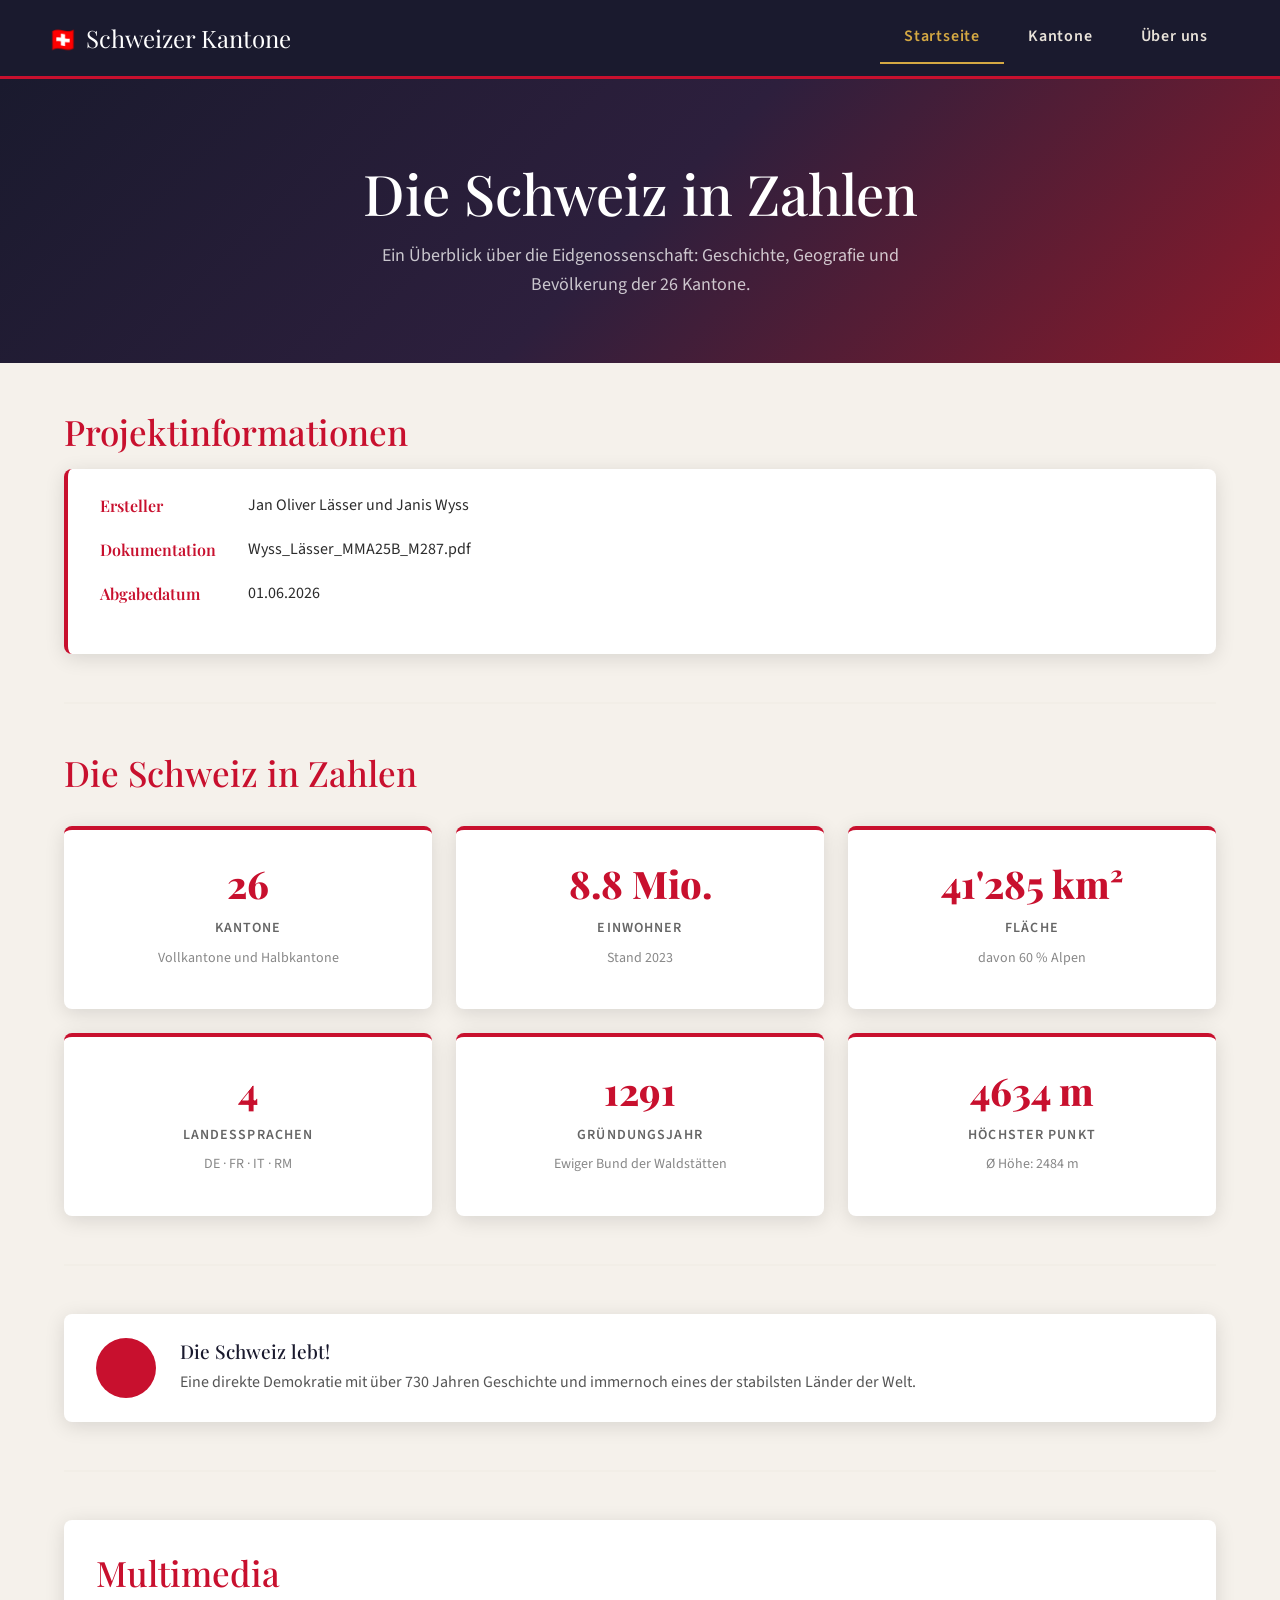
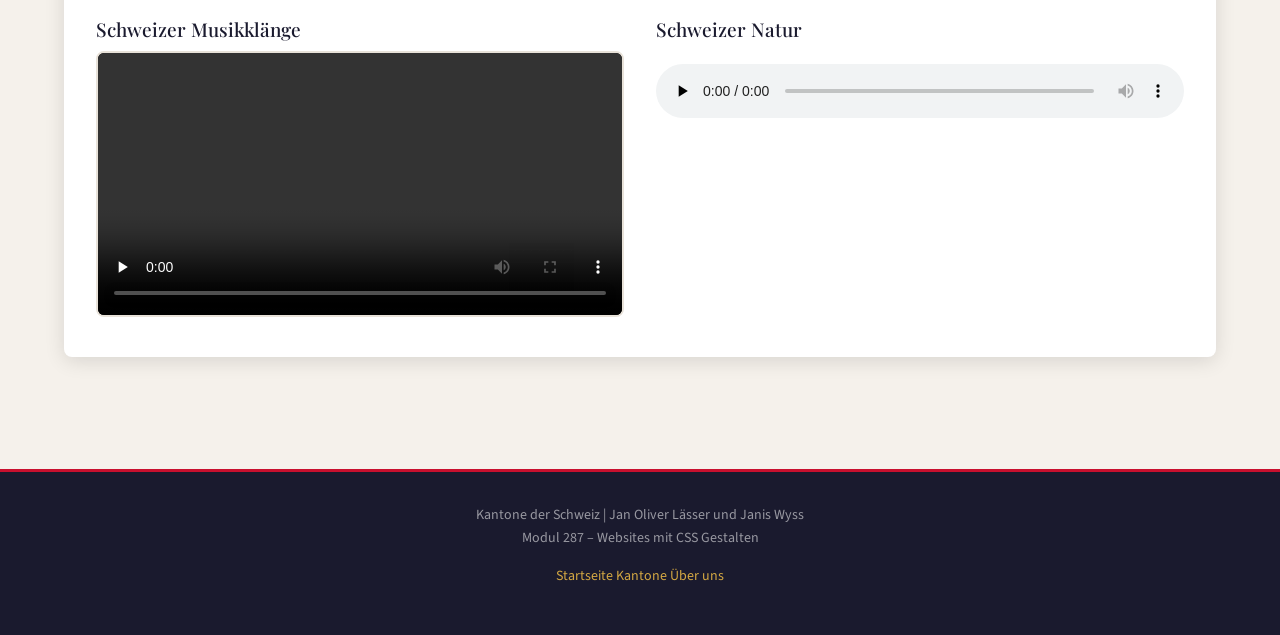
<file: html/index.html>
<!DOCTYPE html>
<html lang="de">

<head>
  <meta charset="UTF-8" />
  <meta name="viewport" content="width=device-width, initial-scale=1.0" />
  <title>Schweizer Kantone – Startseite</title>
  <!-- Favicon Platzhalter (Schweizer Kreuz als Emoji-Favicon) -->
  <link rel="icon"
    href="data:image/svg+xml,<svg xmlns='http://www.w3.org/2000/svg' viewBox='0 0 100 100'><rect width='100' height='100' fill='%23c8102e'/><rect x='38' y='10' width='24' height='80' fill='white'/><rect x='10' y='38' width='80' height='24' fill='white'/></svg>" />
  <!-- Bootstrap 5 CSS (Framework via CDN) -->
  <link rel="stylesheet" href="https://cdn.jsdelivr.net/npm/bootstrap@5.3.3/dist/css/bootstrap.min.css" />
  <!-- Eigenes CSS -->
  <link rel="stylesheet" href="../css/style.css" />
</head>

<body>

  <!-- NAVIGATION -->
  <nav class="navbar navbar-expand-lg" role="navigation" aria-label="Hauptnavigation">
    <div class="container-fluid px-4">
      <a class="navbar-brand" href="index.html">
        <span class="flag-icon">🇨🇭</span> Schweizer Kantone
      </a>
      <button class="navbar-toggler" type="button" data-bs-toggle="collapse" data-bs-target="#navMenu"
        aria-controls="navMenu" aria-expanded="false" aria-label="Navigation öffnen">
        <span class="navbar-toggler-icon"></span>
      </button>
      <div class="collapse navbar-collapse" id="navMenu">
        <ul class="navbar-nav ms-auto">
          <li class="nav-item">
            <a class="nav-link active" aria-current="page" href="index.html">Startseite</a>
          </li>
          <li class="nav-item">
            <a class="nav-link" href="kantone.html">Kantone</a>
          </li>
          <li class="nav-item">
            <a class="nav-link" href="ueber-uns.html">Über uns</a>
          </li>
        </ul>
      </div>
    </div>
  </nav>

  <!--HERO -->
  <header class="hero" role="banner">
    <h1>Die Schweiz in Zahlen</h1>
    <p>Ein Überblick über die Eidgenossenschaft: Geschichte, Geografie und Bevölkerung der 26 Kantone.</p>
  </header>

  <!--HAUPTINHALT-->
  <main>
    <div class="container-inhalt">

      <!--Meta-Informationen -->
      <section aria-labelledby="meta-heading">
        <h2 id="meta-heading">Projektinformationen</h2>
        <div class="meta-box">
          <dl>
            <dt>Ersteller</dt>
            <dd>Jan Oliver Lässer und Janis Wyss</dd>
            <dt>Dokumentation</dt>
            <dd>Wyss_Lässer_MMA25B_M287.pdf</dd>
            <dt>Abgabedatum</dt>
            <dd>01.06.2026</dd>
          </dl>
        </div>
      </section>

      <hr class="section-divider" />

      <!--Schweiz in Zahlen: 3×2 Grid-->
      <section aria-labelledby="zahlen-heading">
        <h2 id="zahlen-heading">Die Schweiz in Zahlen</h2>
        <!-- Zeile 1 -->
        <div class="zahlen-grid">
          <article class="zahl-card">
            <span class="number">26</span>
            <span class="label">Kantone</span>
            <p class="sub">Vollkantone und Halbkantone</p>
          </article>
          <article class="zahl-card">
            <span class="number">8.8 Mio.</span>
            <span class="label">Einwohner</span>
            <p class="sub">Stand 2023</p>
          </article>
          <article class="zahl-card">
            <span class="number">41'285 km²</span>
            <span class="label">Fläche</span>
            <p class="sub">davon 60 % Alpen</p>
          </article>
          <!-- Zeile 2 -->
          <article class="zahl-card">
            <span class="number">4</span>
            <span class="label">Landessprachen</span>
            <p class="sub">DE · FR · IT · RM</p>
          </article>
          <article class="zahl-card">
            <span class="number">1291</span>
            <span class="label">Gründungsjahr</span>
            <p class="sub">Ewiger Bund der Waldstätten</p>
          </article>
          <article class="zahl-card">
            <span class="number">4634 m</span>
            <span class="label">Höchster Punkt</span>
            <p class="sub">Ø Höhe: 2484 m</p>
          </article>
        </div>
      </section>

      <hr class="section-divider" />

      <!--Animiertes Element-->
      <section aria-label="Animiertes Element">
        <div class="animiert-wrap">
          <div class="puls-ring" aria-hidden="true"></div>
          <div>
            <h3>Die Schweiz lebt!</h3>
            <p style="margin:0; color:#555; font-size:16px;">
              Eine direkte Demokratie mit über 730 Jahren Geschichte und immernoch eines der stabilsten Länder der Welt.
            </p>
          </div>
        </div>
      </section>

      <hr class="section-divider" />

      <!--Multimedia-->
      <section aria-labelledby="media-heading">
        <div class="media-section">
          <h2 id="media-heading">Multimedia</h2>

          <div class="media-grid">

            <!-- Video -->
            <div class="media-item">
              <h3>Schweizer Musikklänge</h3>
              <video controls preload="none" poster="">
                <source src="../multimedia/alphorn.mp4" type="video/mp4" />
              </video>
            </div>

            <!-- Audio -->
            <div class="media-item">
              <h3>Schweizer Natur</h3>
              <audio controls preload="none" style="margin-top: 13px;">
                <source src="../multimedia/audio.mp3" type="audio/mpeg" />
              </audio>
            </div>

          </div>
        </div>
      </section>

    </div><!-- /.container-inhalt -->
  </main>

  <!--FOOTER -->
  <footer role="contentinfo">
    <p>
      Kantone der Schweiz | Jan Oliver Lässer und Janis Wyss<br />
      Modul 287 – Websites mit CSS Gestalten
    </p>
    <p style="margin-top: 8px;">
      <a href="index.html">Startseite</a>
      <a href="kantone.html">Kantone</a>
      <a href="ueber-uns.html">Über uns</a>
    </p>
  </footer>

  <!-- Bootstrap 5 JS Bundle (für Navbar-Toggle, Modal, Accordion) -->
  <script src="https://cdn.jsdelivr.net/npm/bootstrap@5.3.3/dist/js/bootstrap.bundle.min.js"></script>
</body>

</html>
</file>
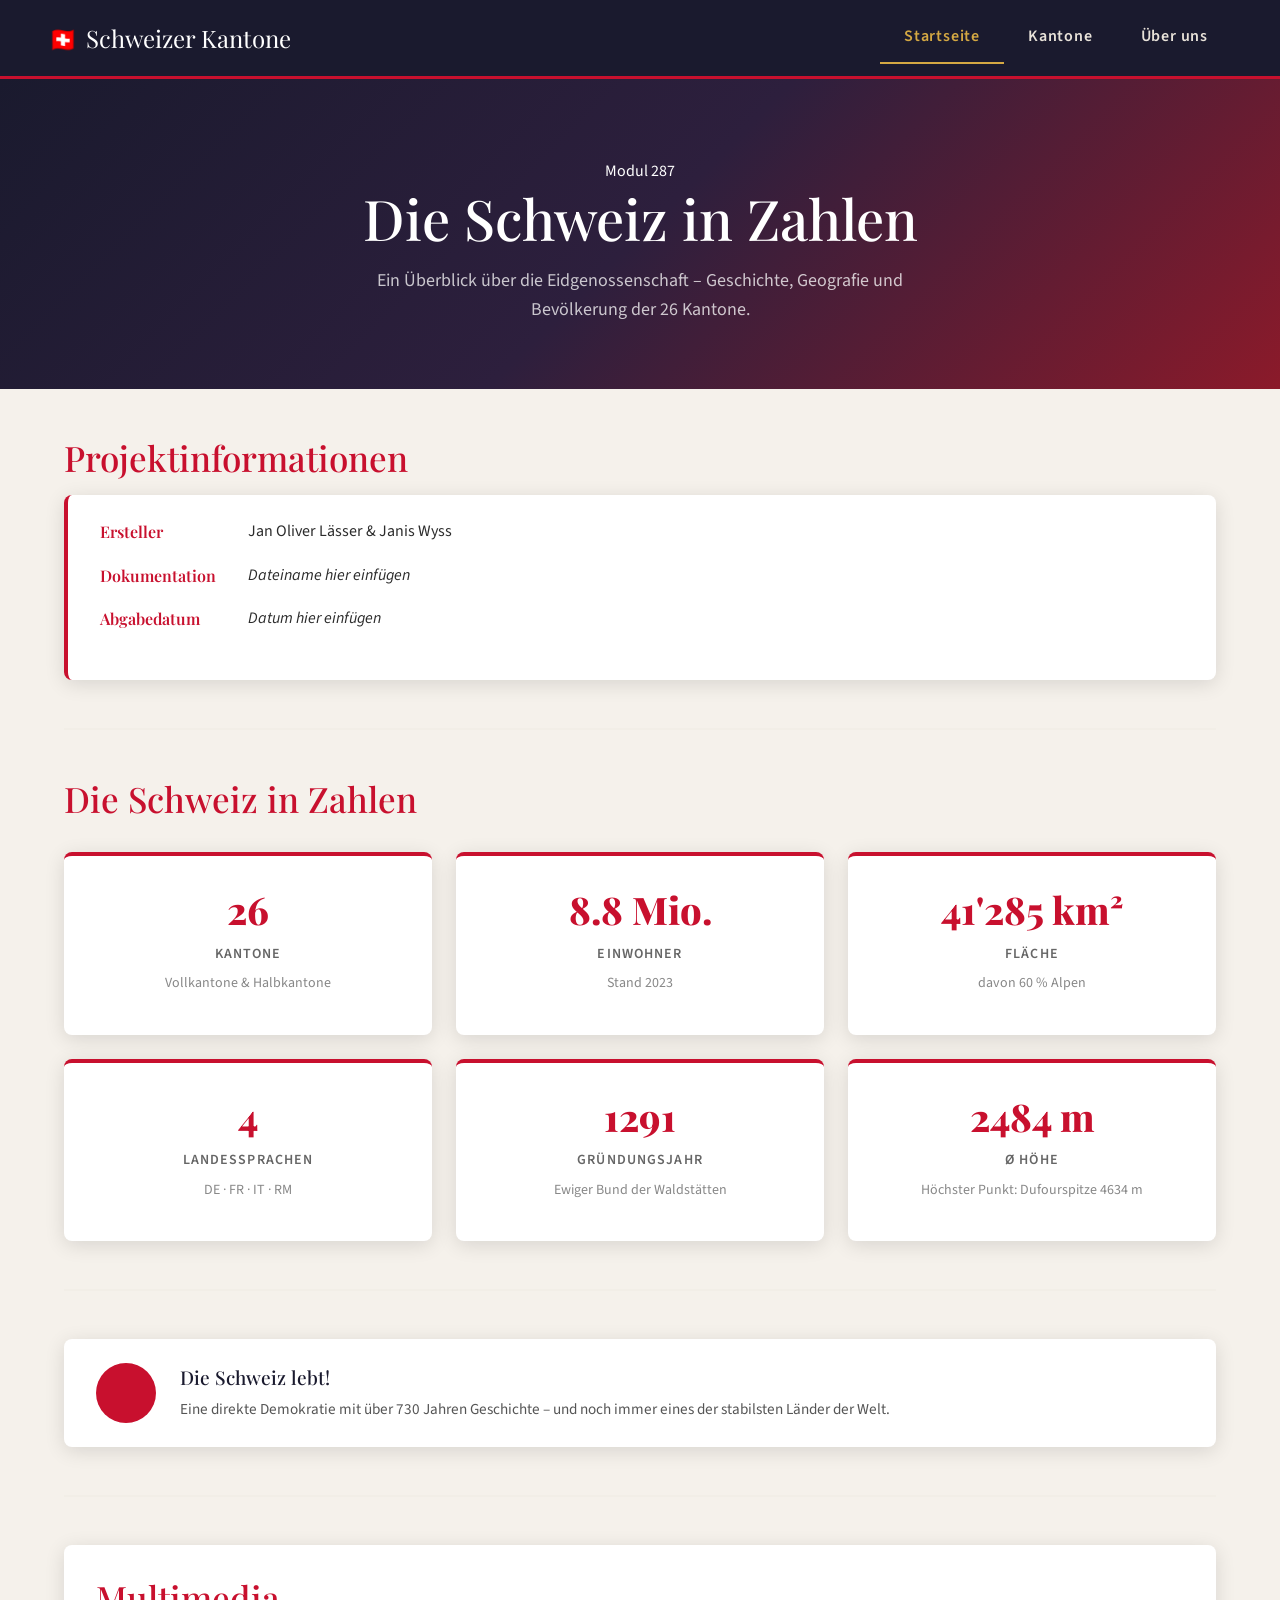
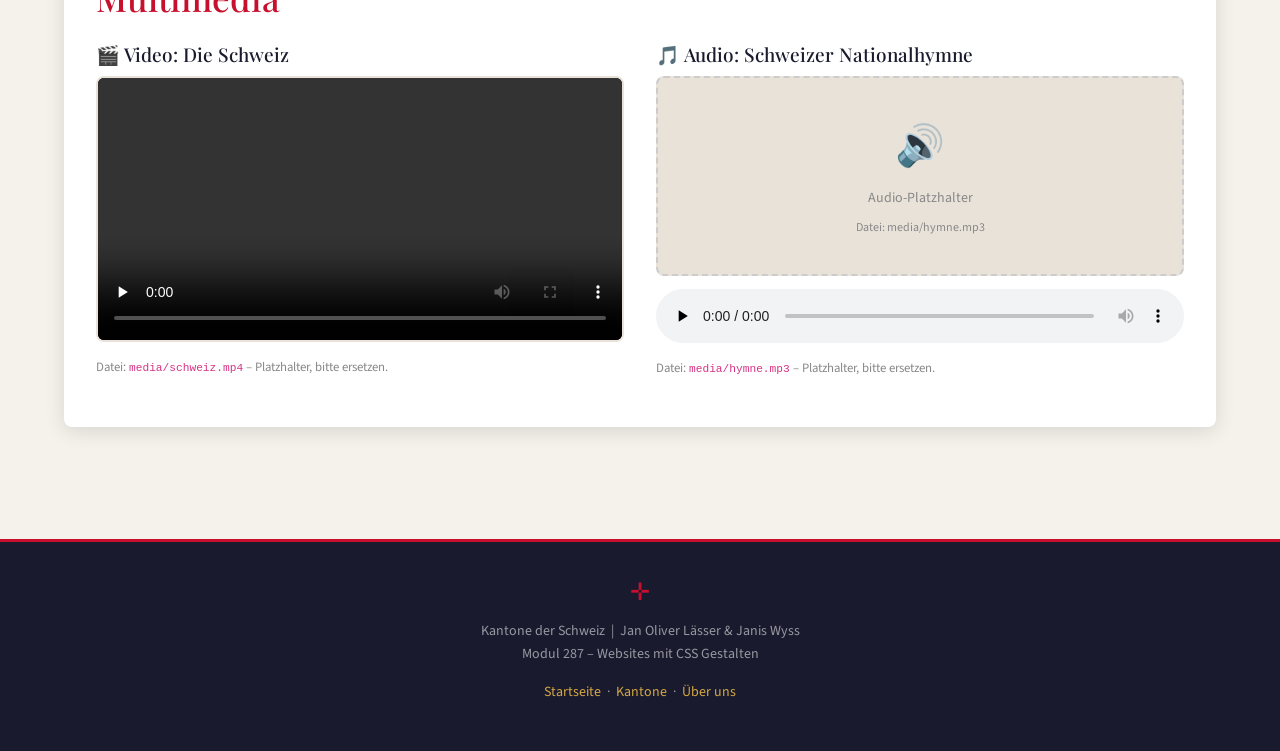
<file: html/home.html>
<!DOCTYPE html>
<html lang="de">
<head>
  <meta charset="UTF-8" />
  <meta name="viewport" content="width=device-width, initial-scale=1.0" />
  <title>Schweizer Kantone – Startseite</title>
  <!-- Favicon Platzhalter (Schweizer Kreuz als Emoji-Favicon) -->
  <link rel="icon" href="data:image/svg+xml,<svg xmlns='http://www.w3.org/2000/svg' viewBox='0 0 100 100'><rect width='100' height='100' fill='%23c8102e'/><rect x='38' y='10' width='24' height='80' fill='white'/><rect x='10' y='38' width='80' height='24' fill='white'/></svg>" />
  <!-- Bootstrap 5 CSS (Framework via CDN) -->
  <link rel="stylesheet" href="https://cdn.jsdelivr.net/npm/bootstrap@5.3.3/dist/css/bootstrap.min.css" />
  <!-- Eigenes CSS -->
  <link rel="stylesheet" href="../css/style.css" />
</head>
<body>

  <!-- ===================== NAVIGATION ===================== -->
  <nav class="navbar navbar-expand-lg" role="navigation" aria-label="Hauptnavigation">
    <div class="container-fluid px-4">
      <a class="navbar-brand" href="index.html">
        <span class="flag-icon">🇨🇭</span> Schweizer Kantone
      </a>
      <button class="navbar-toggler" type="button"
              data-bs-toggle="collapse" data-bs-target="#navMenu"
              aria-controls="navMenu" aria-expanded="false"
              aria-label="Navigation öffnen">
        <span class="navbar-toggler-icon"></span>
      </button>
      <div class="collapse navbar-collapse" id="navMenu">
        <ul class="navbar-nav ms-auto">
          <li class="nav-item">
            <a class="nav-link active" aria-current="page" href="index.html">Startseite</a>
          </li>
          <li class="nav-item">
            <a class="nav-link" href="kantone.html">Kantone</a>
          </li>
          <li class="nav-item">
            <a class="nav-link" href="ueber-uns.html">Über uns</a>
          </li>
        </ul>
      </div>
    </div>
  </nav>

  <!-- ===================== HERO ===================== -->
  <header class="hero" role="banner">
    <span class="hero-badge">Modul 287</span>
    <h1>Die Schweiz in Zahlen</h1>
    <p>Ein Überblick über die Eidgenossenschaft – Geschichte, Geografie und Bevölkerung der 26 Kantone.</p>
  </header>

  <!-- ===================== HAUPTINHALT ===================== -->
  <main>
    <div class="container-inhalt">

      <!-- ---- Meta-Informationen ---- -->
      <section aria-labelledby="meta-heading">
        <h2 id="meta-heading">Projektinformationen</h2>
        <div class="meta-box">
          <dl>
            <dt>Ersteller</dt>
            <dd>Jan Oliver Lässer &amp; Janis Wyss</dd>
            <dt>Dokumentation</dt>
            <dd><!-- PLATZHALTER --> <em>Dateiname hier einfügen</em></dd>
            <dt>Abgabedatum</dt>
            <dd><!-- PLATZHALTER --> <em>Datum hier einfügen</em></dd>
          </dl>
        </div>
      </section>

      <hr class="section-divider" />

      <!-- ---- Schweiz in Zahlen: 3×2 Grid ---- -->
      <section aria-labelledby="zahlen-heading">
        <h2 id="zahlen-heading">Die Schweiz in Zahlen</h2>
        <!-- Zeile 1 -->
        <div class="zahlen-grid">
          <article class="zahl-card">
            <span class="number">26</span>
            <span class="label">Kantone</span>
            <p class="sub">Vollkantone &amp; Halbkantone</p>
          </article>
          <article class="zahl-card">
            <span class="number">8.8 Mio.</span>
            <span class="label">Einwohner</span>
            <p class="sub">Stand 2023</p>
          </article>
          <article class="zahl-card">
            <span class="number">41'285 km²</span>
            <span class="label">Fläche</span>
            <p class="sub">davon 60 % Alpen</p>
          </article>
          <!-- Zeile 2 -->
          <article class="zahl-card">
            <span class="number">4</span>
            <span class="label">Landessprachen</span>
            <p class="sub">DE · FR · IT · RM</p>
          </article>
          <article class="zahl-card">
            <span class="number">1291</span>
            <span class="label">Gründungsjahr</span>
            <p class="sub">Ewiger Bund der Waldstätten</p>
          </article>
          <article class="zahl-card">
            <span class="number">2484 m</span>
            <span class="label">Ø Höhe</span>
            <p class="sub">Höchster Punkt: Dufourspitze 4634 m</p>
          </article>
        </div>
      </section>

      <hr class="section-divider" />

      <!-- ---- Animiertes Element ---- -->
      <section aria-label="Animiertes Element">
        <div class="animiert-wrap">
          <div class="puls-ring" aria-hidden="true"></div>
          <div>
            <h3>Die Schweiz lebt!</h3>
            <p style="margin:0; color:#555; font-size:0.95rem;">
              Eine direkte Demokratie mit über 730 Jahren Geschichte – und noch immer eines der stabilsten Länder der Welt.
            </p>
          </div>
        </div>
      </section>

      <hr class="section-divider" />

      <!-- ---- Multimedia ---- -->
      <section aria-labelledby="media-heading">
        <div class="media-section">
          <h2 id="media-heading">Multimedia</h2>

          <div class="media-grid">

            <!-- Video -->
            <div class="media-item">
              <h3>🎬 Video: Die Schweiz</h3>
              <!--
                PLATZHALTER: Videodatei hier einfügen
                preload="none" reduziert Ladezeit (Kriterium Multimedia)
              -->
              <video controls preload="none" poster="">
                <source src="media/schweiz.mp4" type="video/mp4" />
                Ihr Browser unterstützt das HTML5-Video-Tag nicht.
              </video>
              <p style="font-size:0.8rem; color:#888; margin-top:0.4rem;">
                Datei: <code>media/schweiz.mp4</code> – Platzhalter, bitte ersetzen.
              </p>
            </div>

            <!-- Audio -->
            <div class="media-item">
              <h3>🎵 Audio: Schweizer Nationalhymne</h3>
              <div class="media-placeholder">
                <span class="icon">🔊</span>
                <span>Audio-Platzhalter</span>
                <span style="font-size:0.75rem;">Datei: media/hymne.mp3</span>
              </div>
              <!--
                PLATZHALTER: Audiodatei hier einfügen
                preload="none" reduziert Ladezeit (Kriterium Multimedia)
              -->
              <audio controls preload="none" style="margin-top:0.8rem;">
                <source src="media/hymne.mp3" type="audio/mpeg" />
                Ihr Browser unterstützt das HTML5-Audio-Tag nicht.
              </audio>
              <p style="font-size:0.8rem; color:#888; margin-top:0.4rem;">
                Datei: <code>media/hymne.mp3</code> – Platzhalter, bitte ersetzen.
              </p>
            </div>

          </div>
        </div>
      </section>

    </div><!-- /.container-inhalt -->
  </main>

  <!-- ===================== FOOTER ===================== -->
  <footer role="contentinfo">
    <span class="footer-kreuz">✛</span>
    <p>
      Kantone der Schweiz &nbsp;|&nbsp; Jan Oliver Lässer &amp; Janis Wyss<br />
      Modul 287 – Websites mit CSS Gestalten
    </p>
    <p style="margin-top:0.5rem;">
      <a href="index.html">Startseite</a> &nbsp;·&nbsp;
      <a href="kantone.html">Kantone</a> &nbsp;·&nbsp;
      <a href="ueber-uns.html">Über uns</a>
    </p>
  </footer>

  <!-- Bootstrap 5 JS Bundle (für Navbar-Toggle, Modal, Accordion) -->
  <script src="https://cdn.jsdelivr.net/npm/bootstrap@5.3.3/dist/js/bootstrap.bundle.min.js"></script>
</body>
</html>
</file>
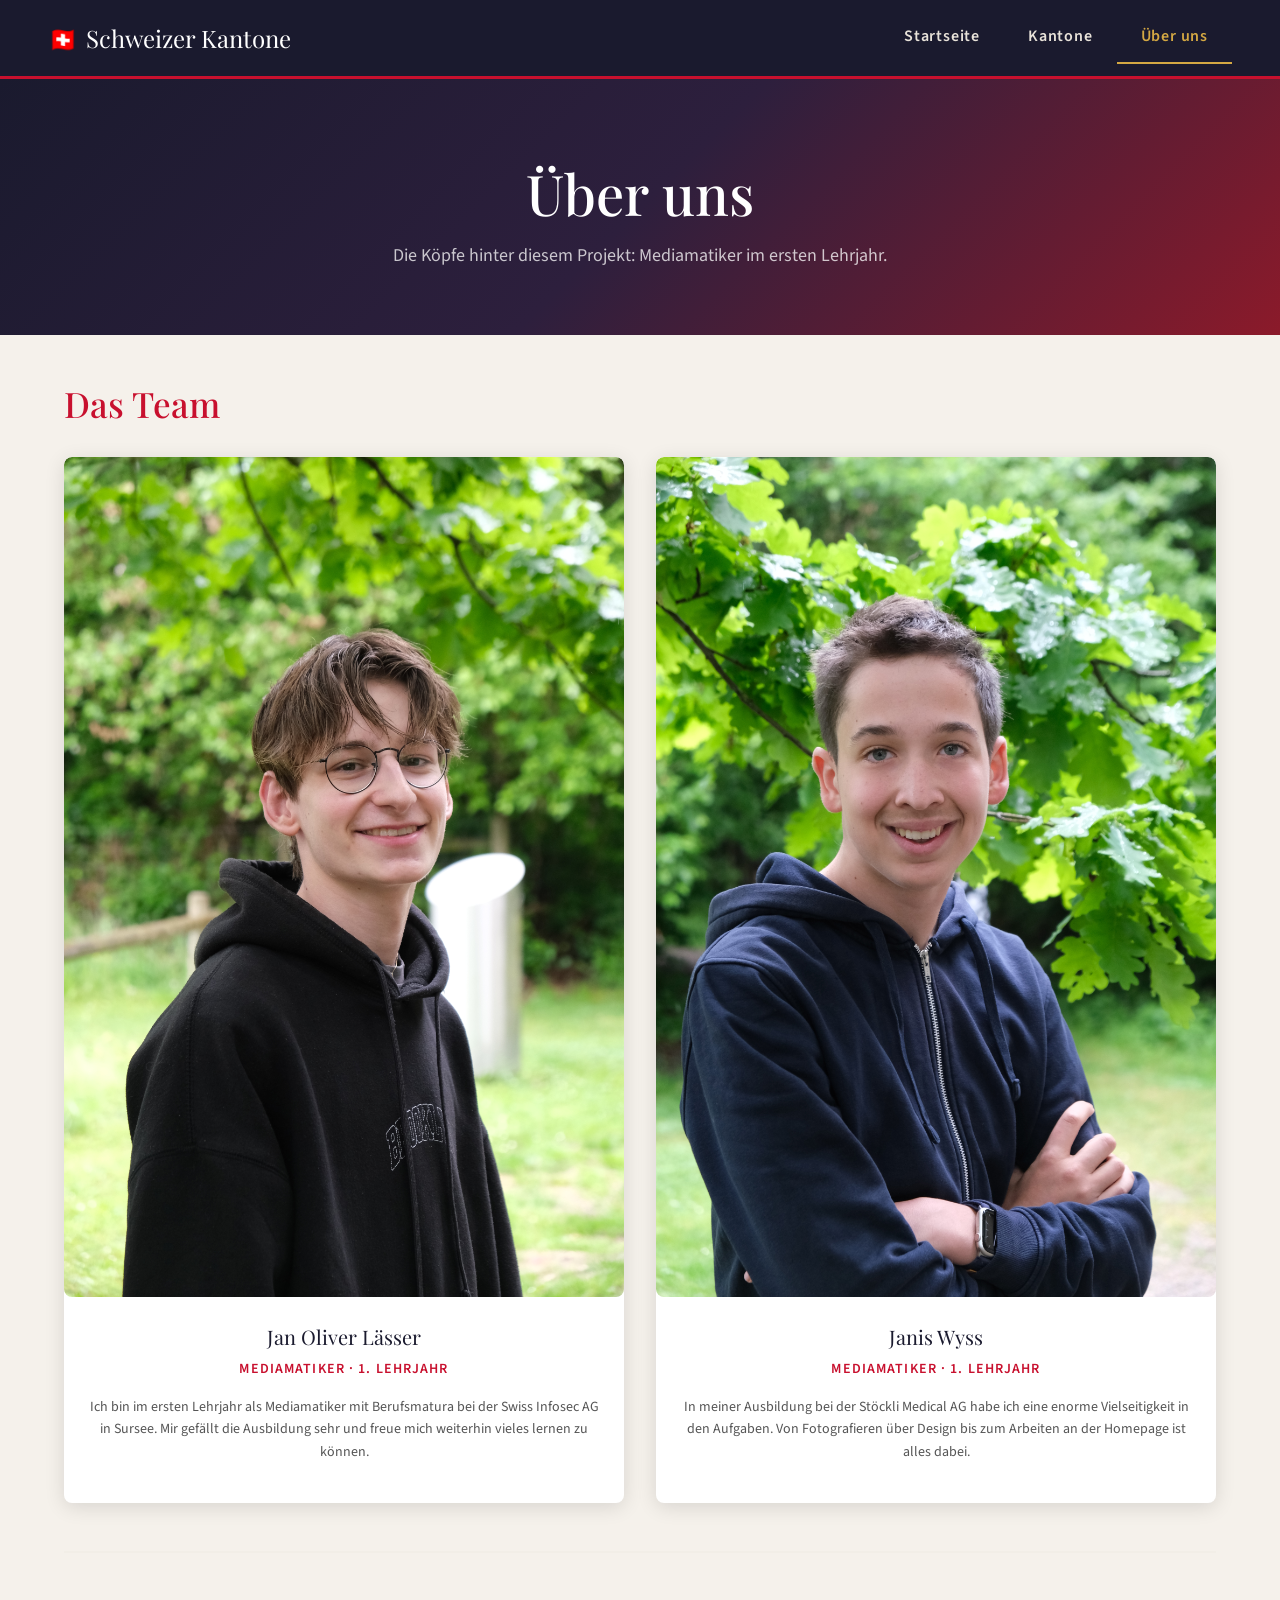
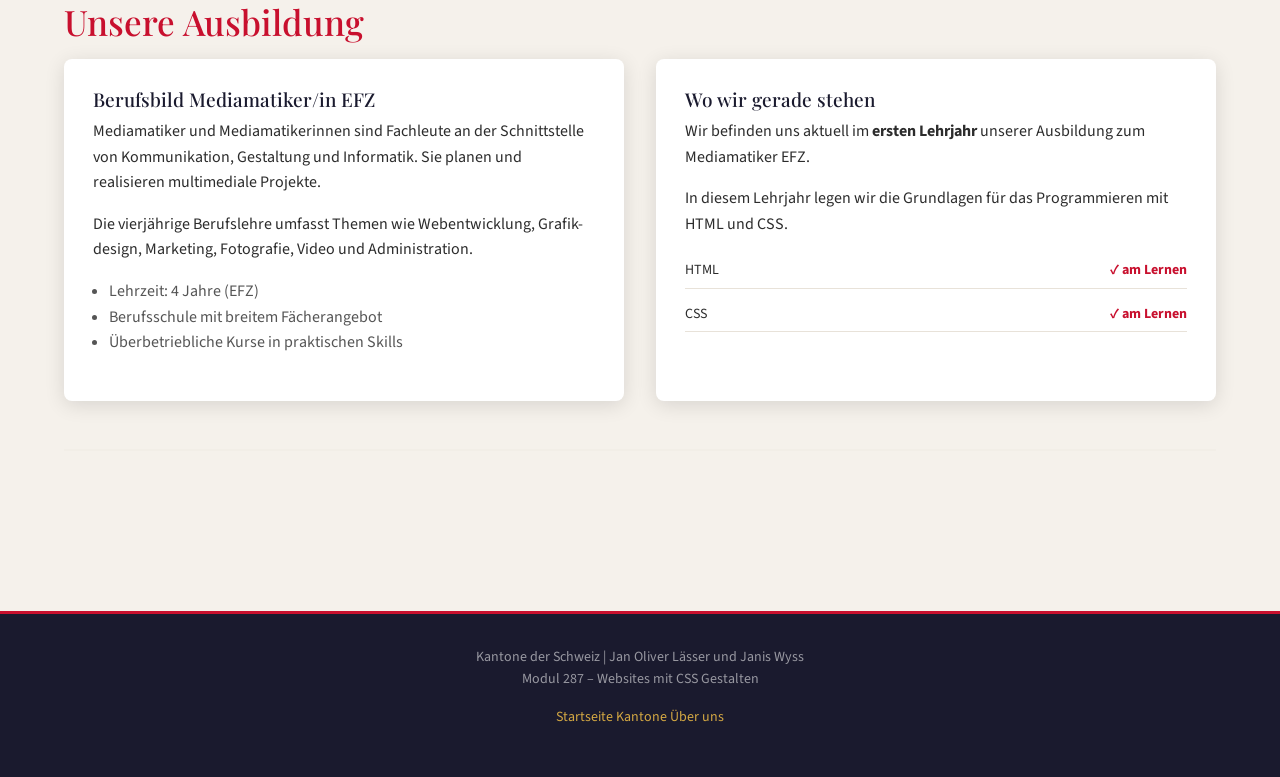
<file: html/ueber-uns.html>
<!DOCTYPE html>
<html lang="de">

<head>
  <meta charset="UTF-8" />
  <meta name="viewport" content="width=device-width, initial-scale=1.0" />
  <title>Schweizer Kantone – Über uns</title>
  <link rel="icon"
    href="data:image/svg+xml,<svg xmlns='http://www.w3.org/2000/svg' viewBox='0 0 100 100'><rect width='100' height='100' fill='%23c8102e'/><rect x='38' y='10' width='24' height='80' fill='white'/><rect x='10' y='38' width='80' height='24' fill='white'/></svg>" />
  <!-- Bootstrap 5 CSS -->
  <link rel="stylesheet" href="https://cdn.jsdelivr.net/npm/bootstrap@5.3.3/dist/css/bootstrap.min.css" />
  <!-- Eigenes CSS -->
  <link rel="stylesheet" href="../css/style.css" />
</head>

<body>

  <!--NAVIGATION-->
  <nav class="navbar navbar-expand-lg" role="navigation" aria-label="Hauptnavigation">
    <div class="container-fluid px-4">
      <a class="navbar-brand" href="index.html">
        <span class="flag-icon">🇨🇭</span> Schweizer Kantone
      </a>
      <button class="navbar-toggler" type="button" data-bs-toggle="collapse" data-bs-target="#navMenu"
        aria-controls="navMenu" aria-expanded="false" aria-label="Navigation öffnen">
        <span class="navbar-toggler-icon"></span>
      </button>
      <div class="collapse navbar-collapse" id="navMenu">
        <ul class="navbar-nav ms-auto">
          <li class="nav-item">
            <a class="nav-link" href="index.html">Startseite</a>
          </li>
          <li class="nav-item">
            <a class="nav-link" href="kantone.html">Kantone</a>
          </li>
          <li class="nav-item">
            <a class="nav-link active" aria-current="page" href="ueber-uns.html">Über uns</a>
          </li>
        </ul>
      </div>
    </div>
  </nav>

  <!--HERO-->
  <header class="hero" role="banner">
    <h1>Über uns</h1>
    <p>Die Köpfe hinter diesem Projekt: Mediamatiker im ersten Lehrjahr.</p>
  </header>

  <!--HAUPTINHALT-->
  <main>
    <div class="container-inhalt">

      <!-- ---- Personen: 2-Spalten ---- -->
      <section aria-labelledby="team-heading">
        <h2 id="team-heading">Das Team</h2>
        <div class="ueber-grid">

          <!-- Jan Oliver Lässer -->
          <article class="person-card">
            <img src="../multimedia/pic_jal.JPG" alt="Jan Oliver Lässer" />
            <div class="person-info">
              <p class="person-name">Jan Oliver Lässer</p>
              <p class="person-rolle">Mediamatiker · 1. Lehrjahr</p>
              <p style="font-size: 14px; color:#555; margin-top: 13px;">
                Ich bin im ersten Lehrjahr als Mediamatiker mit Berufsmatura bei der Swiss Infosec AG in Sursee. Mir
                gefällt die Ausbildung sehr und freue mich weiterhin vieles lernen zu können.
              </p>
            </div>
          </article>

          <!-- Janis Wyss -->
          <article class="person-card">
            <img src="../multimedia/pic_jaw.JPG" alt="Janis Wyss" />
            <div class="person-info">
              <p class="person-name">Janis Wyss</p>
              <p class="person-rolle">Mediamatiker · 1. Lehrjahr</p>
              <p style="font-size: 14px; color: #555; margin-top: 13px;">
                In meiner Ausbildung bei der Stöckli Medical AG habe ich eine enorme Vielseitigkeit in den Aufgaben. Von
                Fotografieren über Design bis zum Arbeiten an der Homepage ist alles dabei.
              </p>
            </div>
          </article>

        </div>
      </section>

      <hr class="section-divider" />

      <!--Ausbildung: 2 Spalten -->
      <section aria-labelledby="ausbildung-heading">
        <h2 id="ausbildung-heading">Unsere Ausbildung</h2>
        <div class="intro-zwei-spalten">
          <div style="background:var(--weiss); border-radius:var(--radius); padding: 29px; box-shadow:var(--shadow);">
            <h3>Berufsbild Mediamatiker/in EFZ</h3>
            <p>
              Mediamatiker und Mediamatikerinnen sind Fachleute an der Schnittstelle von
              Kommunikation, Gestaltung und Informatik. Sie planen und realisieren
              multimediale Projekte.
            </p>
            <p>
              Die vierjährige Berufslehre umfasst Themen wie Webentwicklung, Grafik-
              design, Marketing, Fotografie, Video und Administration.
            </p>
            <ul style="padding-left: 16px; color:#555; font-size:16px;">
              <li>Lehrzeit: 4 Jahre (EFZ)</li>
              <li>Berufsschule mit breitem Fächerangebot</li>
              <li>Überbetriebliche Kurse in praktischen Skills</li>
            </ul>
          </div>
          <div style="background:var(--weiss); border-radius:var(--radius); padding: 29px;; box-shadow:var(--shadow);">
            <h3>Wo wir gerade stehen</h3>
            <p>
              Wir befinden uns aktuell im <strong>ersten Lehrjahr</strong> unserer
              Ausbildung zum Mediamatiker EFZ.
            </p>
            <p>
              In diesem Lehrjahr legen wir die Grundlagen für das Programmieren mit HTML und CSS.
            </p>
            <div style="display:flex; flex-direction:column; gap: 8px;; margin-top: 16px;">
              <div
                style="display:flex; justify-content:space-between; font-size:14px; padding:6px 0; border-bottom:1px solid var(--grau);"
                <span>HTML</span><strong style="color:var(--rot);">✓ am Lernen</strong>
              </div>
              <div
                style="display:flex; justify-content:space-between; font-size:14px; padding: 6px 0; border-bottom:1px solid var(--grau);">
                <span>CSS</span><strong style="color:var(--rot);">✓ am Lernen</strong>
              </div>
              <div style="display:flex; justify-content:space-between; font-size:14px; padding:6px 0;">
              </div>
            </div>
          </div>
      </section>

      <hr class="section-divider" />

  </main>

  <!--FOOTER-->
  <footer role="contentinfo">
    <p>
      Kantone der Schweiz | Jan Oliver Lässer und Janis Wyss<br />
      Modul 287 – Websites mit CSS Gestalten
    </p>
    <p style="margin-top: 8px;">
      <a href="index.html">Startseite</a>
      <a href="kantone.html">Kantone</a>
      <a href="ueber-uns.html">Über uns</a>
    </p>
  </footer>

  <!-- Bootstrap 5 JS Bundle -->
  <script src="https://cdn.jsdelivr.net/npm/bootstrap@5.3.3/dist/js/bootstrap.bundle.min.js"></script>
</body>

</html>
</file>
<file: css/style.css>
/* Google Fonts */
@import url('https://fonts.googleapis.com/css2?family=Playfair+Display:wght@600;800&family=Source+Sans+3:wght@300;400;600&display=swap');

/* CSS Custom Properties */
:root {
  --rot: #c8102e;
  --dunkel: #1a1a2e;
  --hell: #f5f1eb;
  --grau: #e8e2d9;
  --akzent: #d4a843;
  --text: #2c2c2c;
  --weiss: #ffffff;

  --schrift-display: 'Playfair Display', Georgia, serif;
  --schrift-text: 'Source Sans 3', Helvetica, sans-serif;

  --radius: 8px;
  --shadow: 0 4px 20px rgba(0, 0, 0, 0.12);
  --transition: 0.3s ease;
}

/* Reset & Basis */
*,
*::before,
*::after {
  box-sizing: border-box;
  margin: 0;
  padding: 0;
}

html {
  scroll-behavior: smooth;
}

body {
  font-family: var(--schrift-text);
  font-weight: 400;
  color: var(--text);
  background-color: var(--hell);
  line-height: 1.6;
  font-size: 16px;
}

/* Typografie */
h1,
h2,
h3,
h4 {
  font-family: var(--schrift-display);
  line-height: 1.2;
}

h1 {
  font-size: clamp(32px, 5vw, 56px);
  color: var(--weiss);
}

h2 {
  font-size: clamp(22px, 3vw, 35px);
  color: var(--rot);
  margin-bottom: 16px;
}

h3 {
  font-size: 19px;
  color: var(--dunkel);
  margin-bottom: 8px;
}

p {
  margin-bottom: 16px;
}

a {
  color: var(--rot);
  text-decoration: none;
}

a:hover {
  text-decoration: underline;
}

img {
  max-width: 100%;
  height: auto;
  display: block;
  border-radius: var(--radius);
}

/* Navigation (Bootstrap-kompatibel via CDN) */
.navbar {
  background-color: var(--dunkel) !important;
  border-bottom: 3px solid var(--rot);
  padding: 12px 24px;
}

.navbar-brand {
  font-family: var(--schrift-display);
  font-size: 24px;
  color: var(--weiss) !important;
  display: flex;
  align-items: center;
  gap: 8px;
}

.navbar-brand .flag-icon {
  font-size: 24px;
}

.nav-link {
  font-family: var(--schrift-text);
  font-weight: 600;
  color: var(--grau) !important;
  letter-spacing: 0.05em;
  padding: 12px 24px !important;
  transition: color var(--transition), border-bottom var(--transition);
  border-bottom: 2px solid transparent;
}

.nav-link:hover,
.nav-link.active {
  color: var(--akzent) !important;
  border-bottom: 2px solid var(--akzent);
}

.navbar-toggler {
  border-color: var(--akzent) !important;
}

.navbar-toggler-icon {
  background-image: url("data:image/svg+xml,%3csvg xmlns='http://www.w3.org/2000/svg' viewBox='0 0 30 30'%3e%3cpath stroke='rgba%28212,168,67,1%29' stroke-width='2' d='M4 7h22M4 15h22M4 23h22'/%3e%3c/svg%3e") !important;
}

/* -- Hero / Seitenkopf -- */
.hero {
  background: linear-gradient(135deg, var(--dunkel) 0%, #2d1f3d 50%, #8b1a2a 100%);
  color: var(--weiss);
  padding: 80px 24px 64px;
  text-align: center;
  position: relative;
  overflow: hidden;
}

.hero::before {
  position: absolute;
  font-size: 30vw;
  opacity: 0.04;
  top: 50%;
  left: 50%;
  transform: translate(-50%, -50%);
  pointer-events: none;
  color: var(--weiss);
}

.hero p {
  font-size: 18px;
  color: rgba(255, 255, 255, 0.75);
  max-width: 600px;
  margin: 16px auto 0;
}

/* Seiteninhalt Container */
.container-inhalt {
  max-width: 1200px;
  margin: 0 auto;
  padding: 48px 24px;
}

/* Abschnitt-Trennlinie */
.section-divider {
  border: none;
  border-top: 2px solid var(--grau);
  margin: 48px 0;
}

/* SEITE 1 – Startseite */

/* Meta-Info-Box (Abgabedatum, Dokumentation, Ersteller) */
.meta-box {
  background: var(--weiss);
  border-left: 4px solid var(--rot);
  border-radius: var(--radius);
  padding: 24px 32px;
  box-shadow: var(--shadow);
  margin-bottom: 40px;
}

.meta-box dl {
  display: grid;
  grid-template-columns: max-content 1fr;
  column-gap: 32px;
  row-gap: 10px;
}

.meta-box dt {
  font-weight: 600;
  color: var(--rot);
  font-family: var(--schrift-display);
}

.meta-box dd {
  color: var(--text);
}

/* Zahlen Grid 3 Spalten × 2 Zeilen */
.zahlen-grid {
  display: grid;
  grid-template-columns: repeat(3, 1fr);
  gap: 24px;
  margin: 32px 0;
}

.zahl-card {
  background: var(--weiss);
  border-radius: var(--radius);
  box-shadow: var(--shadow);
  padding: 24px 20px;
  text-align: center;
  border-top: 4px solid var(--rot);
  transition: transform var(--transition), box-shadow var(--transition);
}

.zahl-card:hover {
  transform: translateY(-4px);
  box-shadow: 0 8px 28px rgba(0, 0, 0, 0.18);
}

.zahl-card .number {
  font-family: var(--schrift-display);
  font-size: 38px;
  font-weight: 800;
  color: var(--rot);
  display: block;
}

.zahl-card .label {
  font-size: 14px;
  font-weight: 600;
  letter-spacing: 0.08em;
  text-transform: uppercase;
  color: #666;
  margin-top: 5px;
}

.zahl-card .sub {
  font-size: 14px;
  color: #888;
  margin-top: 6px;
}

/* Multimedia-Bereich */
.media-section {
  background: var(--weiss);
  border-radius: var(--radius);
  box-shadow: var(--shadow);
  padding: 32px;
  margin-top: 40px;
}

.media-grid {
  display: grid;
  grid-template-columns: 1fr 1fr;
  gap: 32px;
  margin-top: 24px;
}

.media-item h3 {
  margin-bottom: 10px;
  display: flex;
  align-items: center;
  gap: 8px;
}

/* Video-Platzhalter */
video {
  width: 100%;
  border-radius: var(--radius);
  background: #000;
  border: 2px solid var(--grau);
}

/* Audio */
audio {
  width: 100%;
  margin-top: 8px;
}

.media-placeholder {
  background: var(--grau);
  border-radius: var(--radius);
  height: 200px;
  display: flex;
  flex-direction: column;
  align-items: center;
  justify-content: center;
  color: #888;
  font-size: 14px;
  border: 2px dashed #ccc;
  gap: 8px;
}

.media-placeholder .icon {
  font-size: 40px;
}

/* SEITE 2 – Kantone */

/* 4-Spalten Grid Desktop → 2 Tablet → 1 Mobile */
.kantone-grid {
  display: grid;
  grid-template-columns: repeat(4, 1fr);
  gap: 24px;
  margin-top: 32px;
}

/* Bootstrap Card Overrides */
.kanton-card {
  background: var(--weiss);
  border-radius: var(--radius);
  box-shadow: var(--shadow);
  overflow: hidden;
  border: none;
  transition: transform var(--transition), box-shadow var(--transition);
}

.kanton-card:hover {
  transform: translateY(-5px);
  box-shadow: 0 10px 30px rgba(0, 0, 0, 0.2);
}

.kanton-card .card-header {
  background: var(--dunkel);
  color: var(--weiss);
  font-family: var(--schrift-display);
  font-size: 18px;
  font-weight: 600;
  padding: 16px 19px;
  display: flex;
  align-items: center;
  gap: 8px;
  border-bottom: 3px solid var(--rot);
}

.kanton-card .wappen {
  font-size: 26px;
}

.kanton-card .card-body {
  padding: 20px;
}

.kanton-card .card-body p {
  font-size: 14px;
  margin-bottom: 10px;
  color: #555;
}

.kanton-card .kanton-fakt {
  display: flex;
  justify-content: space-between;
  font-size: 14px;
  padding: 5px 0;
  border-bottom: 1px solid var(--grau);
}

.kanton-card .kanton-fakt:last-child {
  border-bottom: none;
}

.kanton-card .kanton-fakt strong {
  color: var(--rot);
}

/* Bild über Text (figure mit caption) */
.kanton-img-wrap {
  position: relative;
  overflow: hidden;
  height: 130px;
}

.kanton-img-wrap img {
  width: 100%;
  height: 100%;
  object-fit: cover;
  border-radius: 0;
  transition: transform 0.4s ease;
}

.kanton-card:hover .kanton-img-wrap img {
  transform: scale(1.05);
}

/* 2-Spalten Intro-Zeile (Desktop) */
.intro-zwei-spalten {
  display: grid;
  grid-template-columns: 1fr 1fr;
  gap: 32px;
  margin-bottom: 32px;
}

/* 3-Spalten mit unterschiedlichen Breiten */
.drei-spalten {
  display: grid;
  grid-template-columns: 2fr 1fr 1fr;
  gap: 24px;
  margin-bottom: 40px;
}

.drei-spalten .info-box {
  background: var(--weiss);
  border-radius: var(--radius);
  padding: 24px;
  box-shadow: var(--shadow);
}

/* Accordion */
/* Bootstrap accordion overrides */
.accordion-item {
  border: 1px solid var(--grau) !important;
  border-radius: var(--radius) !important;
  margin-bottom: 8px;
  overflow: hidden;
}

.accordion-button {
  font-family: var(--schrift-text);
  font-weight: 600;
  color: var(--dunkel) !important;
  background: var(--weiss) !important;
}

.accordion-button:not(.collapsed) {
  background: var(--dunkel) !important;
  color: var(--weiss) !important;
  box-shadow: none !important;
}

.accordion-button::after {
  filter: none;
}

.accordion-button:not(.collapsed)::after {
  filter: invert(1);
}

.accordion-body {
  background: var(--hell);
  font-size: 16px;
}

/* Modal */
/* Bootstrap modal override */
.modal-header {
  background: var(--dunkel);
  color: var(--weiss);
  border-bottom: 3px solid var(--rot);
}

.modal-title {
  font-family: var(--schrift-display);
  color: var(--weiss);
}

.modal-header .btn-close {
  filter: invert(1);
}

.modal-footer {
  border-top: 1px solid var(--grau);
}

.btn-schweiz {
  background-color: var(--rot);
  color: var(--weiss);
  border: none;
  font-weight: 600;
  padding: 8px 24px;
  border-radius: var(--radius);
  cursor: pointer;
  transition: background var(--transition);
}

.btn-schweiz:hover {
  background-color: #a00d24;
  color: var(--weiss);
}

/* SEITE 3 – Über uns*/

.ueber-grid {
  display: grid;
  grid-template-columns: 1fr 1fr;
  gap: 32px;
  margin-top: 32px;
}

.person-card {
  background: var(--weiss);
  border-radius: var(--radius);
  box-shadow: var(--shadow);
  overflow: hidden;
  text-align: center;
}

.person-card .bild-platzhalter {
  background: var(--grau);
  height: 220px;
  display: flex;
  flex-direction: column;
  align-items: center;
  justify-content: center;
  color: #999;
  font-size: 14px;
  border-bottom: 3px solid var(--rot);
  gap: 8px;
}

.person-card .bild-platzhalter .icon {
  font-size: 64px;
  color: #ccc;
}

.person-card .person-info {
  padding: 24px;
}

.person-card .person-name {
  font-family: var(--schrift-display);
  font-size: 20px;
  color: var(--dunkel);
  margin-bottom: 5px;
}

.person-card .person-rolle {
  font-size: 14px;
  color: var(--rot);
  font-weight: 600;
  text-transform: uppercase;
  letter-spacing: 0.08em;
}

/* Projekt-Info Box */
.projekt-box {
  background: var(--dunkel);
  color: var(--weiss);
  border-radius: var(--radius);
  padding: 32px 40px;
  margin-top: 40px;
  position: relative;
  overflow: hidden;
}

.projekt-box::after {
  content: '287';
  position: absolute;
  right: -8px;
  bottom: -16px;
  font-family: var(--schrift-display);
  font-size: 128px;
  font-weight: 800;
  opacity: 0.07;
  color: var(--weiss);
  pointer-events: none;
}

.projekt-box h2 {
  color: var(--akzent);
  margin-bottom: 16px;
}

.projekt-box p {
  color: rgba(255, 255, 255, 0.8);
}

.projekt-box .modul-tag {
  display: inline-block;
  background: var(--rot);
  color: var(--weiss);
  font-size: 14px;
  font-weight: 600;
  padding: 5px 15px;
  border-radius: 20px;
  margin-bottom: 16px;
}

/* ANIMIERTES ELEMENT – CSS-only Puls-Kreis */
.animiert-wrap {
  display: flex;
  align-items: center;
  gap: 24px;
  background: var(--weiss);
  border-radius: var(--radius);
  padding: 24px 32px;
  box-shadow: var(--shadow);
  margin-top: 32px;
}

.puls-ring {
  width: 60px;
  height: 60px;
  border-radius: 50%;
  background: var(--rot);
  position: relative;
  flex-shrink: 0;
  animation: puls 2s ease-in-out infinite;
}

.puls-ring::before,
.puls-ring::after {
  content: '';
  position: absolute;
  inset: -8px;
  border-radius: 50%;
  border: 2px solid var(--rot);
  animation: ring-expand 2s ease-out infinite;
  opacity: 0;
}

.puls-ring::after {
  animation-delay: 0.8s;
}

@keyframes puls {

  0%,
  100% {
    transform: scale(1);
  }

  50% {
    transform: scale(1.08);
  }
}

@keyframes ring-expand {
  0% {
    transform: scale(1);
    opacity: 0.8;
  }

  100% {
    transform: scale(2);
    opacity: 0;
  }
}

/* FOOTER */
footer {
  background: var(--dunkel);
  color: rgba(255, 255, 255, 0.55);
  text-align: center;
  padding: 32px 24px;
  font-size: 14px;
  margin-top: 64px;
  border-top: 3px solid var(--rot);
}

footer a {
  color: var(--akzent);
}

footer .footer-kreuz {
  font-size: 24px;
  display: block;
  margin-bottom: 8px;
  color: var(--rot);
}

/* RESPONSIVE */

/* Tablet (≤ 992px) */
@media (max-width: 992px) {
  .kantone-grid {
    grid-template-columns: repeat(2, 1fr);
  }

  .drei-spalten {
    grid-template-columns: 1fr 1fr;
  }

  .drei-spalten .info-box:first-child {
    grid-column: 1 / -1;
  }
}

/* Mobile (≤ 768px) */
@media (max-width: 768px) {
  .zahlen-grid {
    grid-template-columns: repeat(2, 1fr);
  }

  .media-grid {
    grid-template-columns: 1fr;
  }

  .kantone-grid {
    grid-template-columns: 1fr 1fr;
  }

  .intro-zwei-spalten {
    grid-template-columns: 1fr;
  }

  .drei-spalten {
    grid-template-columns: 1fr;
  }

  .ueber-grid {
    grid-template-columns: 1fr;
  }

  .meta-box dl {
    grid-template-columns: 1fr;
  }

  .meta-box dt {
    margin-top: 8px;
  }
}

/* Kleines Mobile (≤ 480px) */
@media (max-width: 480px) {
  .zahlen-grid {
    grid-template-columns: 1fr;
  }

  .kantone-grid {
    grid-template-columns: 1fr;
  }
}
</file>
